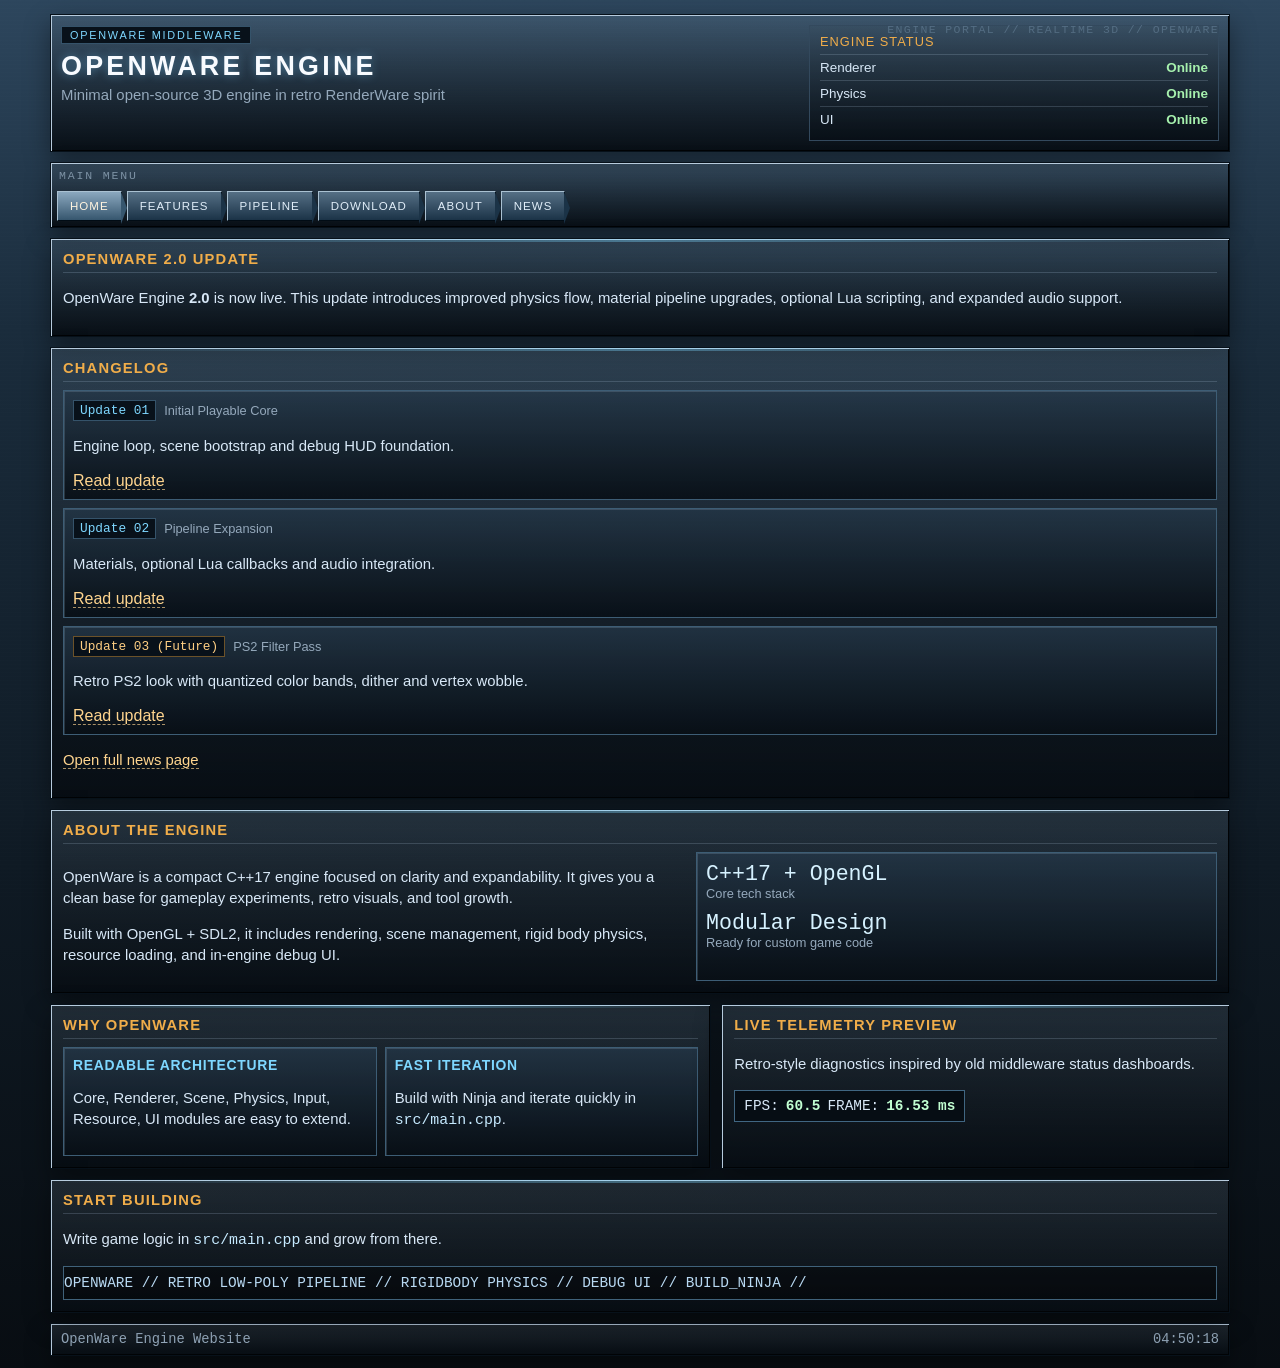
<file: index.html>
<!doctype html>
<html lang="en">
<head>
  <meta charset="UTF-8" />
  <meta name="viewport" content="width=device-width, initial-scale=1.0" />
  <title>OpenWare Engine // Home</title>
  <link rel="stylesheet" href="styles.css" />
</head>
<body data-page="home">
  <div class="scanlines" aria-hidden="true"></div>

  <header class="topbar">
    <div>
      <div class="logo-tag">OpenWare Middleware</div>
      <h1>OPENWARE ENGINE</h1>
      <p class="slogan">Minimal open-source 3D engine in retro RenderWare spirit</p>
    </div>
    <aside class="status-panel">
      <div class="status-title">ENGINE STATUS</div>
      <div class="status-item"><span>Renderer</span><strong>Online</strong></div>
      <div class="status-item"><span>Physics</span><strong>Online</strong></div>
      <div class="status-item"><span>UI</span><strong>Online</strong></div>
    </aside>
  </header>

  <nav class="retro-nav" aria-label="Main navigation">
    <a class="nav-link" data-page="home" href="index.html">Home</a>
    <a class="nav-link" data-page="features" href="features.html">Features</a>
    <a class="nav-link" data-page="pipeline" href="pipeline.html">Pipeline</a>
    <a class="nav-link" data-page="download" href="download.html">Download</a>
    <a class="nav-link" data-page="about" href="about.html">About</a>
    <a class="nav-link" data-page="news" href="news.html">News</a>
  </nav>

  <main class="layout-grid">
    <section class="panel full-width">
      <h2>OpenWare 2.0 Update</h2>
      <p>
        OpenWare Engine <strong>2.0</strong> is now live. This update introduces improved physics flow,
        material pipeline upgrades, optional Lua scripting, and expanded audio support.
      </p>
    </section>

    <section class="panel full-width">
      <h2>Changelog</h2>
      <div class="news-list">
        <article class="news-item">
          <div class="news-meta"><span class="badge">Update 01</span><span>Initial Playable Core</span></div>
          <p>Engine loop, scene bootstrap and debug HUD foundation.</p>
          <a class="news-link" href="update-1.html">Read update</a>
        </article>
        <article class="news-item">
          <div class="news-meta"><span class="badge">Update 02</span><span>Pipeline Expansion</span></div>
          <p>Materials, optional Lua callbacks and audio integration.</p>
          <a class="news-link" href="update-2.html">Read update</a>
        </article>
        <article class="news-item">
          <div class="news-meta"><span class="badge badge-future">Update 03 (Future)</span><span>PS2 Filter Pass</span></div>
          <p>Retro PS2 look with quantized color bands, dither and vertex wobble.</p>
          <a class="news-link" href="update-3.html">Read update</a>
        </article>
      </div>
      <p><a class="news-link" href="news.html">Open full news page</a></p>
    </section>

    <section class="panel full-width">
      <h2>About The Engine</h2>
      <div class="hero-grid">
        <div>
          <p>
            OpenWare is a compact C++17 engine focused on clarity and expandability.
            It gives you a clean base for gameplay experiments, retro visuals, and tool growth.
          </p>
          <p>
            Built with OpenGL + SDL2, it includes rendering, scene management, rigid body physics,
            resource loading, and in-engine debug UI.
          </p>
        </div>
        <div class="kpi-box">
          <div class="kpi">C++17 + OpenGL</div>
          <div class="kpi-label">Core tech stack</div>
          <div class="kpi" style="margin-top:10px;">Modular Design</div>
          <div class="kpi-label">Ready for custom game code</div>
        </div>
      </div>
    </section>

    <section class="panel">
      <h2>Why OpenWare</h2>
      <div class="cards-2">
        <article class="card">
          <h3>Readable Architecture</h3>
          <p>Core, Renderer, Scene, Physics, Input, Resource, UI modules are easy to extend.</p>
        </article>
        <article class="card">
          <h3>Fast Iteration</h3>
          <p>Build with Ninja and iterate quickly in <code>src/main.cpp</code>.</p>
        </article>
      </div>
    </section>

    <section class="panel">
      <h2>Live Telemetry Preview</h2>
      <p>Retro-style diagnostics inspired by old middleware status dashboards.</p>
      <div class="telemetry">
        <span>FPS:</span> <strong id="fps">60</strong>
        <span>FRAME:</span> <strong id="frametime">16.67 ms</strong>
      </div>
    </section>

    <section class="panel full-width">
      <h2>Start Building</h2>
      <p>Write game logic in <code>src/main.cpp</code> and grow from there.</p>
      <div class="marquee">
        <div class="marquee-track">OPENWARE // RETRO LOW-POLY PIPELINE // RIGIDBODY PHYSICS // DEBUG UI // BUILD_NINJA //</div>
      </div>
    </section>
  </main>

  <footer class="footer">
    <span>OpenWare Engine Website</span>
    <span id="clock">00:00:00</span>
  </footer>

  <script src="script.js"></script>
</body>
</html>
</file>
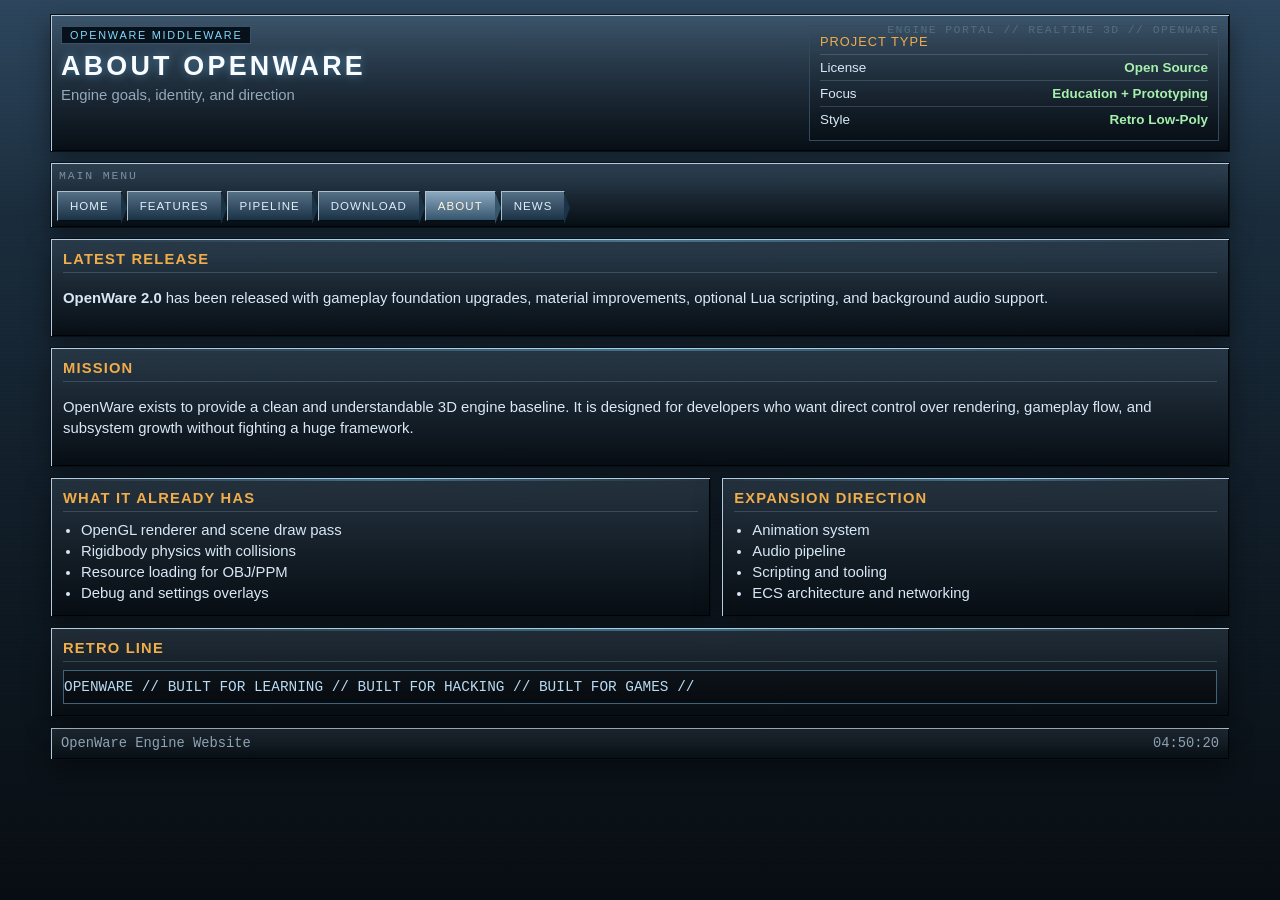
<file: about.html>
<!doctype html>
<html lang="en">
<head>
  <meta charset="UTF-8" />
  <meta name="viewport" content="width=device-width, initial-scale=1.0" />
  <title>OpenWare Engine // About</title>
  <link rel="stylesheet" href="styles.css" />
</head>
<body data-page="about">
  <div class="scanlines" aria-hidden="true"></div>

  <header class="topbar">
    <div>
      <div class="logo-tag">OpenWare Middleware</div>
      <h1>ABOUT OPENWARE</h1>
      <p class="slogan">Engine goals, identity, and direction</p>
    </div>
    <aside class="status-panel">
      <div class="status-title">PROJECT TYPE</div>
      <div class="status-item"><span>License</span><strong>Open Source</strong></div>
      <div class="status-item"><span>Focus</span><strong>Education + Prototyping</strong></div>
      <div class="status-item"><span>Style</span><strong>Retro Low-Poly</strong></div>
    </aside>
  </header>

  <nav class="retro-nav" aria-label="Main navigation">
    <a class="nav-link" data-page="home" href="index.html">Home</a>
    <a class="nav-link" data-page="features" href="features.html">Features</a>
    <a class="nav-link" data-page="pipeline" href="pipeline.html">Pipeline</a>
    <a class="nav-link" data-page="download" href="download.html">Download</a>
    <a class="nav-link" data-page="about" href="about.html">About</a>
    <a class="nav-link" data-page="news" href="news.html">News</a>
  </nav>

  <main class="layout-grid">
    <section class="panel full-width">
      <h2>Latest Release</h2>
      <p><strong>OpenWare 2.0</strong> has been released with gameplay foundation upgrades, material improvements, optional Lua scripting, and background audio support.</p>
    </section>

    <section class="panel full-width">
      <h2>Mission</h2>
      <p>
        OpenWare exists to provide a clean and understandable 3D engine baseline.
        It is designed for developers who want direct control over rendering, gameplay flow,
        and subsystem growth without fighting a huge framework.
      </p>
    </section>

    <section class="panel">
      <h2>What It Already Has</h2>
      <ul>
        <li>OpenGL renderer and scene draw pass</li>
        <li>Rigidbody physics with collisions</li>
        <li>Resource loading for OBJ/PPM</li>
        <li>Debug and settings overlays</li>
      </ul>
    </section>

    <section class="panel">
      <h2>Expansion Direction</h2>
      <ul>
        <li>Animation system</li>
        <li>Audio pipeline</li>
        <li>Scripting and tooling</li>
        <li>ECS architecture and networking</li>
      </ul>
    </section>

    <section class="panel full-width">
      <h2>Retro Line</h2>
      <div class="marquee">
        <div class="marquee-track">OPENWARE // BUILT FOR LEARNING // BUILT FOR HACKING // BUILT FOR GAMES //</div>
      </div>
    </section>
  </main>

  <footer class="footer">
    <span>OpenWare Engine Website</span>
    <span id="clock">00:00:00</span>
  </footer>

  <script src="script.js"></script>
</body>
</html>
</file>
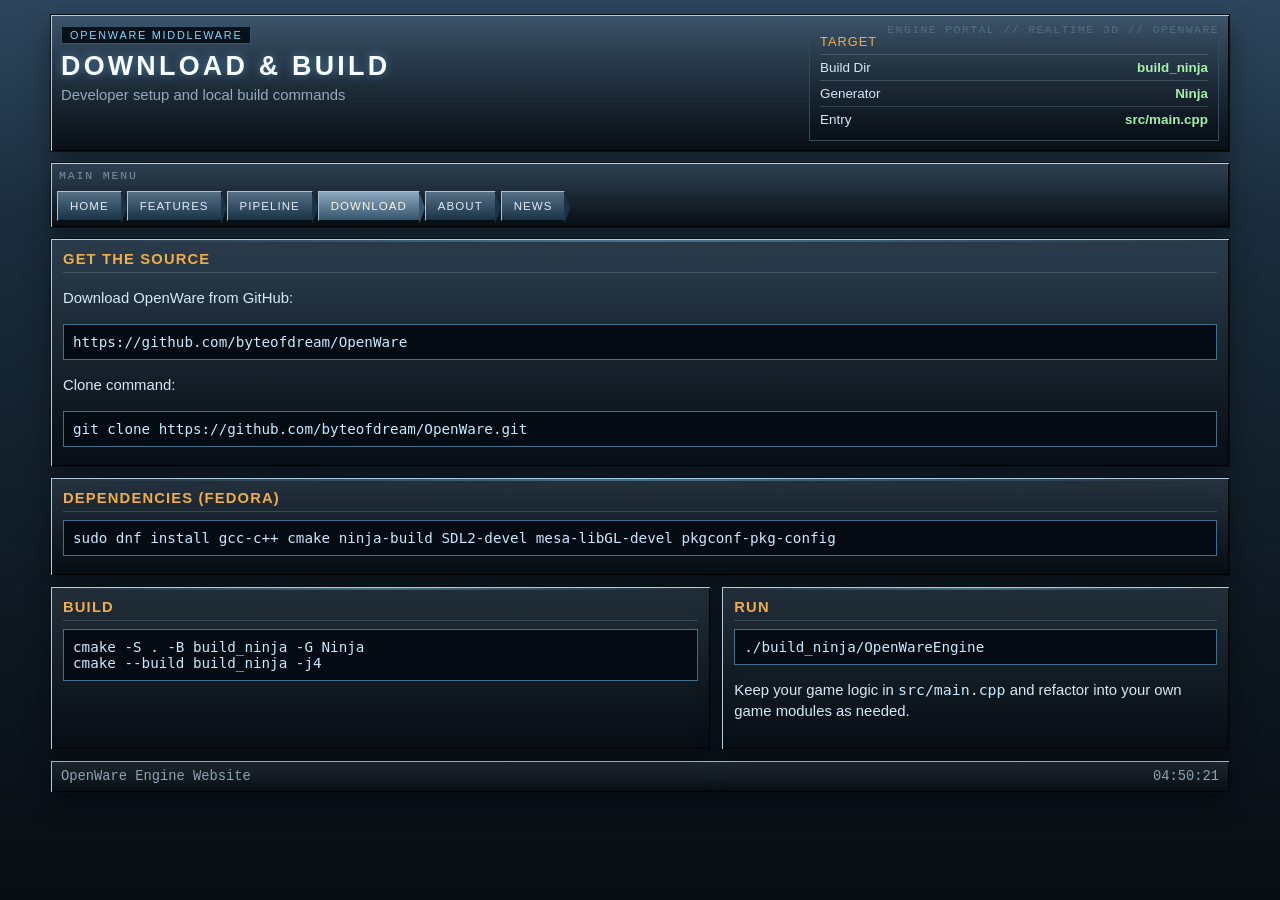
<file: download.html>
<!doctype html>
<html lang="en">
<head>
  <meta charset="UTF-8" />
  <meta name="viewport" content="width=device-width, initial-scale=1.0" />
  <title>OpenWare Engine // Download</title>
  <link rel="stylesheet" href="styles.css" />
</head>
<body data-page="download">
  <div class="scanlines" aria-hidden="true"></div>

  <header class="topbar">
    <div>
      <div class="logo-tag">OpenWare Middleware</div>
      <h1>DOWNLOAD & BUILD</h1>
      <p class="slogan">Developer setup and local build commands</p>
    </div>
    <aside class="status-panel">
      <div class="status-title">TARGET</div>
      <div class="status-item"><span>Build Dir</span><strong>build_ninja</strong></div>
      <div class="status-item"><span>Generator</span><strong>Ninja</strong></div>
      <div class="status-item"><span>Entry</span><strong>src/main.cpp</strong></div>
    </aside>
  </header>

  <nav class="retro-nav" aria-label="Main navigation">
    <a class="nav-link" data-page="home" href="index.html">Home</a>
    <a class="nav-link" data-page="features" href="features.html">Features</a>
    <a class="nav-link" data-page="pipeline" href="pipeline.html">Pipeline</a>
    <a class="nav-link" data-page="download" href="download.html">Download</a>
    <a class="nav-link" data-page="about" href="about.html">About</a>
    <a class="nav-link" data-page="news" href="news.html">News</a>
  </nav>

  <main class="layout-grid">
    <section class="panel full-width">
      <h2>Get The Source</h2>
      <p>Download OpenWare from GitHub:</p>
      <pre><code>https://github.com/byteofdream/OpenWare</code></pre>
      <p>Clone command:</p>
      <pre><code>git clone https://github.com/byteofdream/OpenWare.git</code></pre>
    </section>

    <section class="panel full-width">
      <h2>Dependencies (Fedora)</h2>
      <pre><code>sudo dnf install gcc-c++ cmake ninja-build SDL2-devel mesa-libGL-devel pkgconf-pkg-config</code></pre>
    </section>

    <section class="panel">
      <h2>Build</h2>
      <pre><code>cmake -S . -B build_ninja -G Ninja
cmake --build build_ninja -j4</code></pre>
    </section>

    <section class="panel">
      <h2>Run</h2>
      <pre><code>./build_ninja/OpenWareEngine</code></pre>
      <p>Keep your game logic in <code>src/main.cpp</code> and refactor into your own game modules as needed.</p>
    </section>
  </main>

  <footer class="footer">
    <span>OpenWare Engine Website</span>
    <span id="clock">00:00:00</span>
  </footer>

  <script src="script.js"></script>
</body>
</html>
</file>
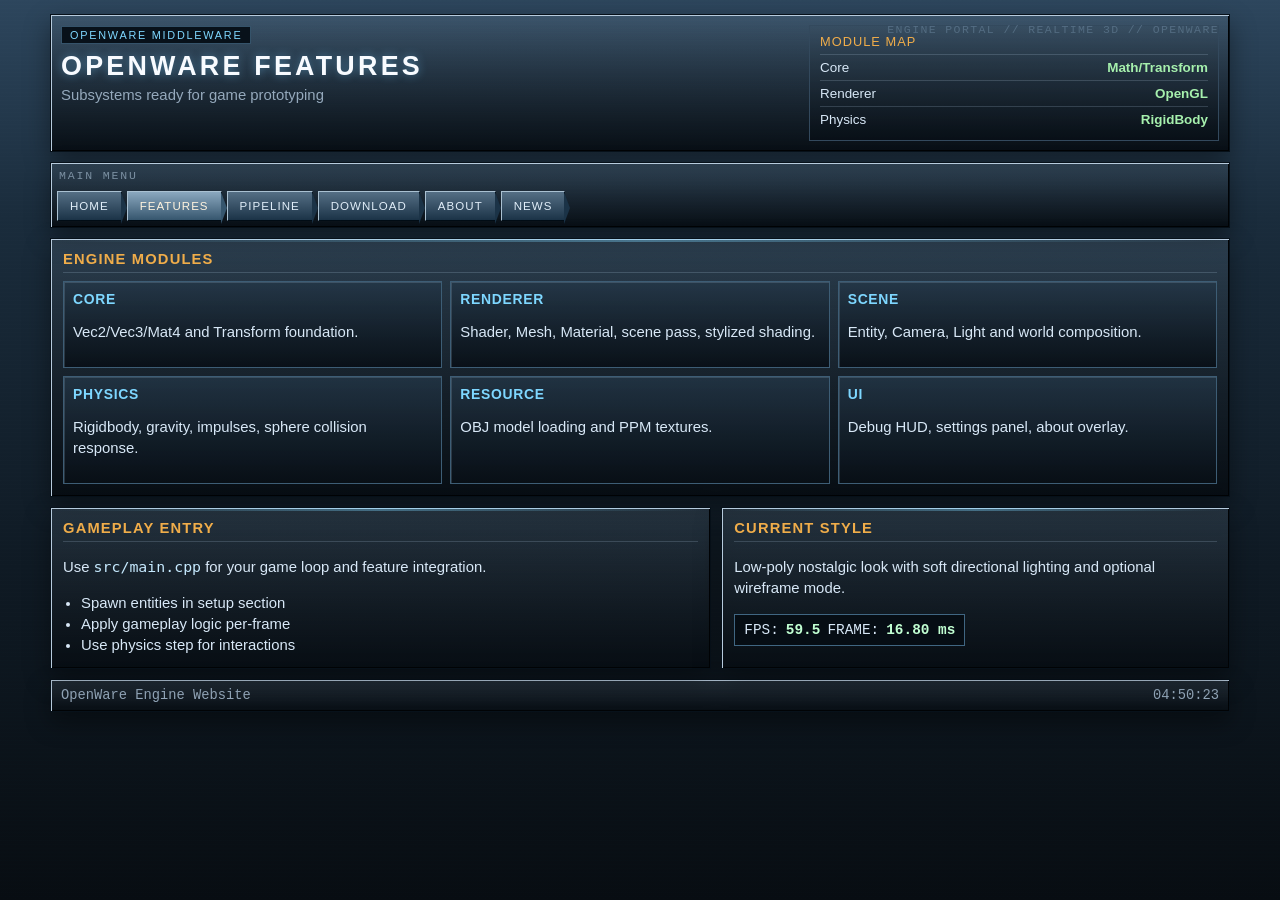
<file: features.html>
<!doctype html>
<html lang="en">
<head>
  <meta charset="UTF-8" />
  <meta name="viewport" content="width=device-width, initial-scale=1.0" />
  <title>OpenWare Engine // Features</title>
  <link rel="stylesheet" href="styles.css" />
</head>
<body data-page="features">
  <div class="scanlines" aria-hidden="true"></div>

  <header class="topbar">
    <div>
      <div class="logo-tag">OpenWare Middleware</div>
      <h1>OPENWARE FEATURES</h1>
      <p class="slogan">Subsystems ready for game prototyping</p>
    </div>
    <aside class="status-panel">
      <div class="status-title">MODULE MAP</div>
      <div class="status-item"><span>Core</span><strong>Math/Transform</strong></div>
      <div class="status-item"><span>Renderer</span><strong>OpenGL</strong></div>
      <div class="status-item"><span>Physics</span><strong>RigidBody</strong></div>
    </aside>
  </header>

  <nav class="retro-nav" aria-label="Main navigation">
    <a class="nav-link" data-page="home" href="index.html">Home</a>
    <a class="nav-link" data-page="features" href="features.html">Features</a>
    <a class="nav-link" data-page="pipeline" href="pipeline.html">Pipeline</a>
    <a class="nav-link" data-page="download" href="download.html">Download</a>
    <a class="nav-link" data-page="about" href="about.html">About</a>
    <a class="nav-link" data-page="news" href="news.html">News</a>
  </nav>

  <main class="layout-grid">
    <section class="panel full-width">
      <h2>Engine Modules</h2>
      <div class="cards-3">
        <article class="card"><h3>Core</h3><p>Vec2/Vec3/Mat4 and Transform foundation.</p></article>
        <article class="card"><h3>Renderer</h3><p>Shader, Mesh, Material, scene pass, stylized shading.</p></article>
        <article class="card"><h3>Scene</h3><p>Entity, Camera, Light and world composition.</p></article>
        <article class="card"><h3>Physics</h3><p>Rigidbody, gravity, impulses, sphere collision response.</p></article>
        <article class="card"><h3>Resource</h3><p>OBJ model loading and PPM textures.</p></article>
        <article class="card"><h3>UI</h3><p>Debug HUD, settings panel, about overlay.</p></article>
      </div>
    </section>

    <section class="panel">
      <h2>Gameplay Entry</h2>
      <p>Use <code>src/main.cpp</code> for your game loop and feature integration.</p>
      <ul>
        <li>Spawn entities in setup section</li>
        <li>Apply gameplay logic per-frame</li>
        <li>Use physics step for interactions</li>
      </ul>
    </section>

    <section class="panel">
      <h2>Current Style</h2>
      <p>Low-poly nostalgic look with soft directional lighting and optional wireframe mode.</p>
      <div class="telemetry">
        <span>FPS:</span> <strong id="fps">60</strong>
        <span>FRAME:</span> <strong id="frametime">16.67 ms</strong>
      </div>
    </section>
  </main>

  <footer class="footer">
    <span>OpenWare Engine Website</span>
    <span id="clock">00:00:00</span>
  </footer>

  <script src="script.js"></script>
</body>
</html>
</file>
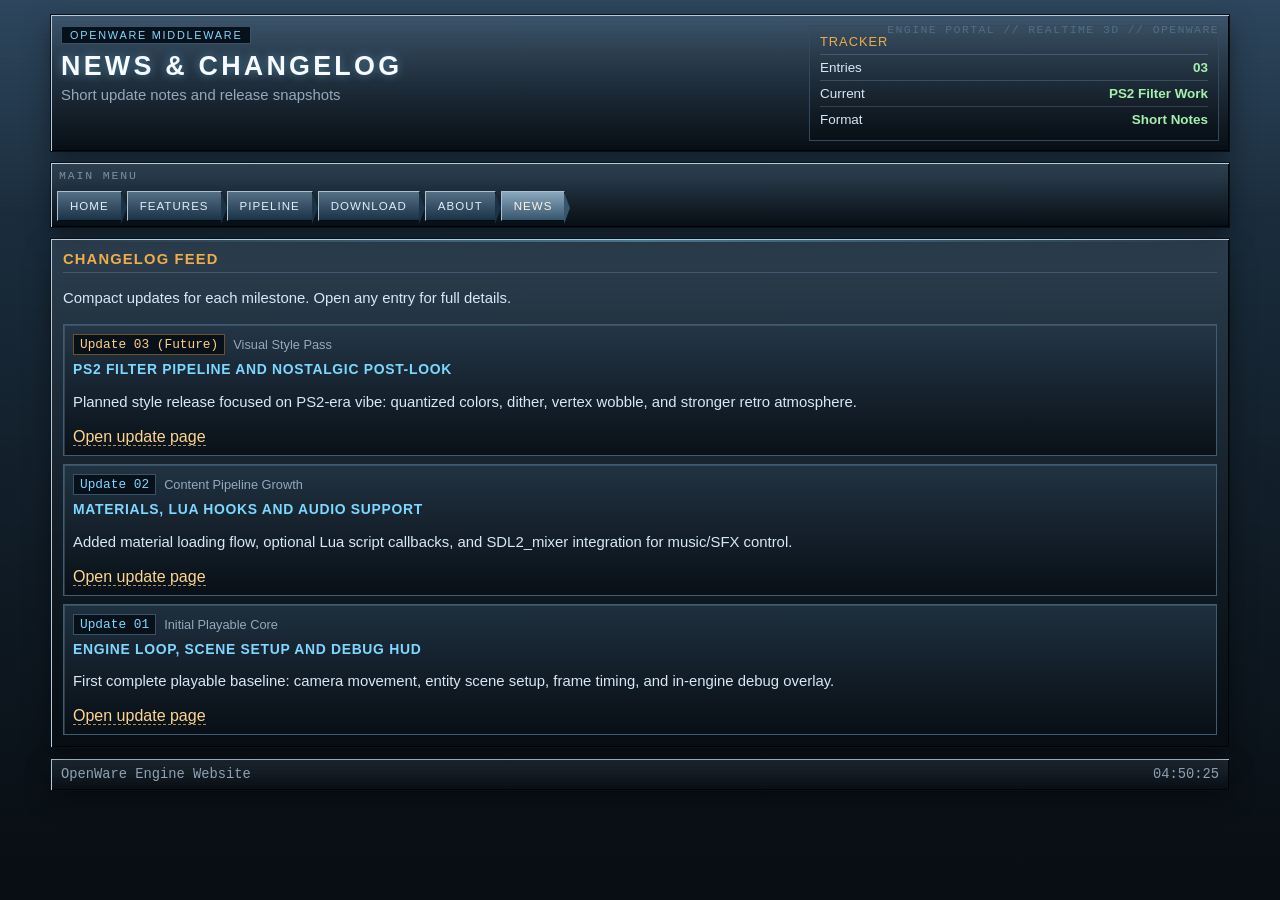
<file: news.html>
<!doctype html>
<html lang="en">
<head>
  <meta charset="UTF-8" />
  <meta name="viewport" content="width=device-width, initial-scale=1.0" />
  <title>OpenWare Engine // News</title>
  <link rel="stylesheet" href="styles.css" />
</head>
<body data-page="news">
  <div class="scanlines" aria-hidden="true"></div>

  <header class="topbar">
    <div>
      <div class="logo-tag">OpenWare Middleware</div>
      <h1>NEWS & CHANGELOG</h1>
      <p class="slogan">Short update notes and release snapshots</p>
    </div>
    <aside class="status-panel">
      <div class="status-title">TRACKER</div>
      <div class="status-item"><span>Entries</span><strong>03</strong></div>
      <div class="status-item"><span>Current</span><strong>PS2 Filter Work</strong></div>
      <div class="status-item"><span>Format</span><strong>Short Notes</strong></div>
    </aside>
  </header>

  <nav class="retro-nav" aria-label="Main navigation">
    <a class="nav-link" data-page="home" href="index.html">Home</a>
    <a class="nav-link" data-page="features" href="features.html">Features</a>
    <a class="nav-link" data-page="pipeline" href="pipeline.html">Pipeline</a>
    <a class="nav-link" data-page="download" href="download.html">Download</a>
    <a class="nav-link" data-page="about" href="about.html">About</a>
    <a class="nav-link" data-page="news" href="news.html">News</a>
  </nav>

  <main class="layout-grid">
    <section class="panel full-width">
      <h2>Changelog Feed</h2>
      <p>Compact updates for each milestone. Open any entry for full details.</p>
      <div class="news-list">
        <article class="news-item">
          <div class="news-meta"><span class="badge badge-future">Update 03 (Future)</span><span>Visual Style Pass</span></div>
          <h3>PS2 filter pipeline and nostalgic post-look</h3>
          <p>Planned style release focused on PS2-era vibe: quantized colors, dither, vertex wobble, and stronger retro atmosphere.</p>
          <a class="news-link" href="update-3.html">Open update page</a>
        </article>

        <article class="news-item">
          <div class="news-meta"><span class="badge">Update 02</span><span>Content Pipeline Growth</span></div>
          <h3>Materials, Lua hooks and audio support</h3>
          <p>Added material loading flow, optional Lua script callbacks, and SDL2_mixer integration for music/SFX control.</p>
          <a class="news-link" href="update-2.html">Open update page</a>
        </article>

        <article class="news-item">
          <div class="news-meta"><span class="badge">Update 01</span><span>Initial Playable Core</span></div>
          <h3>Engine loop, scene setup and debug HUD</h3>
          <p>First complete playable baseline: camera movement, entity scene setup, frame timing, and in-engine debug overlay.</p>
          <a class="news-link" href="update-1.html">Open update page</a>
        </article>
      </div>
    </section>
  </main>

  <footer class="footer">
    <span>OpenWare Engine Website</span>
    <span id="clock">00:00:00</span>
  </footer>

  <script src="script.js"></script>
</body>
</html>
</file>
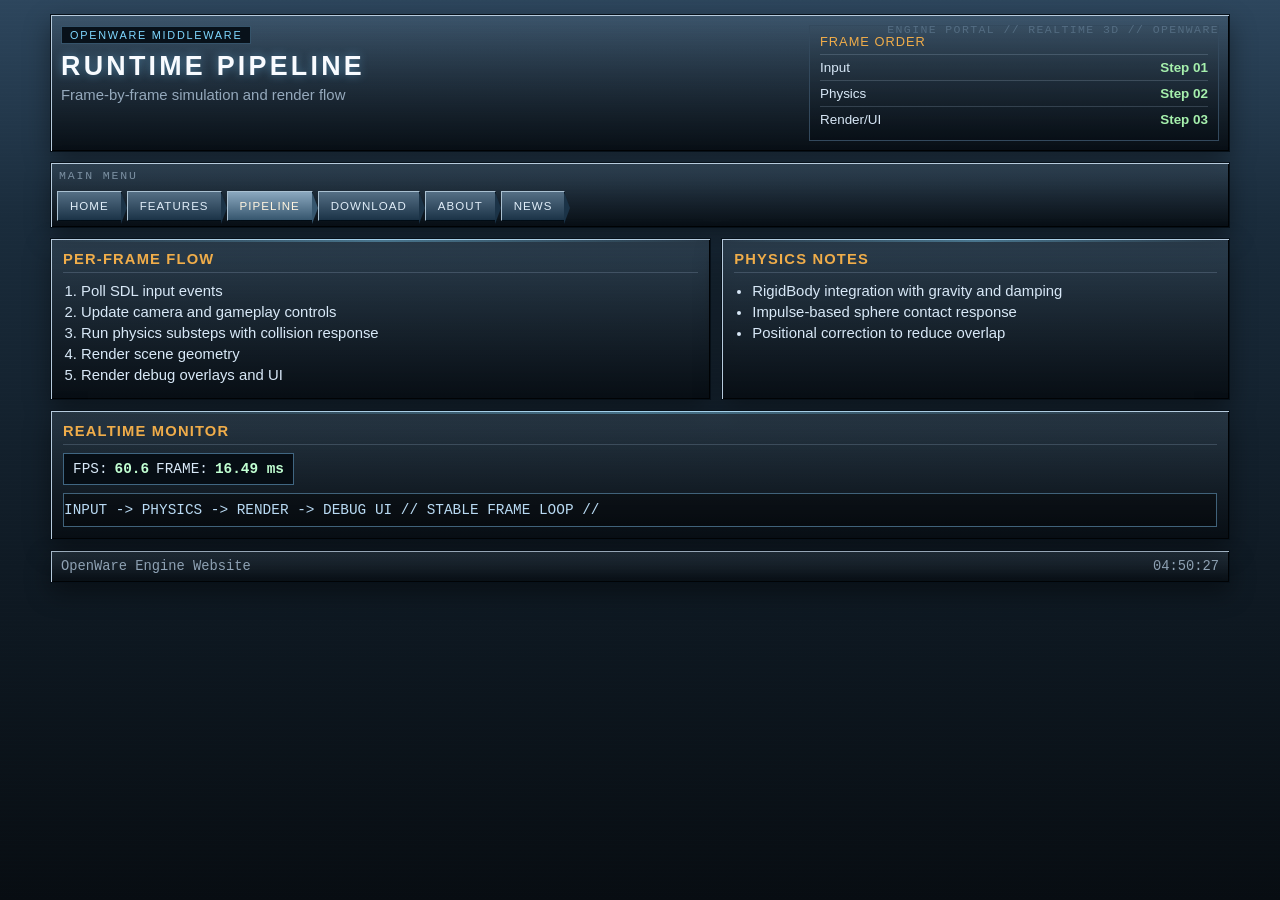
<file: pipeline.html>
<!doctype html>
<html lang="en">
<head>
  <meta charset="UTF-8" />
  <meta name="viewport" content="width=device-width, initial-scale=1.0" />
  <title>OpenWare Engine // Pipeline</title>
  <link rel="stylesheet" href="styles.css" />
</head>
<body data-page="pipeline">
  <div class="scanlines" aria-hidden="true"></div>

  <header class="topbar">
    <div>
      <div class="logo-tag">OpenWare Middleware</div>
      <h1>RUNTIME PIPELINE</h1>
      <p class="slogan">Frame-by-frame simulation and render flow</p>
    </div>
    <aside class="status-panel">
      <div class="status-title">FRAME ORDER</div>
      <div class="status-item"><span>Input</span><strong>Step 01</strong></div>
      <div class="status-item"><span>Physics</span><strong>Step 02</strong></div>
      <div class="status-item"><span>Render/UI</span><strong>Step 03</strong></div>
    </aside>
  </header>

  <nav class="retro-nav" aria-label="Main navigation">
    <a class="nav-link" data-page="home" href="index.html">Home</a>
    <a class="nav-link" data-page="features" href="features.html">Features</a>
    <a class="nav-link" data-page="pipeline" href="pipeline.html">Pipeline</a>
    <a class="nav-link" data-page="download" href="download.html">Download</a>
    <a class="nav-link" data-page="about" href="about.html">About</a>
    <a class="nav-link" data-page="news" href="news.html">News</a>
  </nav>

  <main class="layout-grid">
    <section class="panel">
      <h2>Per-Frame Flow</h2>
      <ol>
        <li>Poll SDL input events</li>
        <li>Update camera and gameplay controls</li>
        <li>Run physics substeps with collision response</li>
        <li>Render scene geometry</li>
        <li>Render debug overlays and UI</li>
      </ol>
    </section>

    <section class="panel">
      <h2>Physics Notes</h2>
      <ul>
        <li>RigidBody integration with gravity and damping</li>
        <li>Impulse-based sphere contact response</li>
        <li>Positional correction to reduce overlap</li>
      </ul>
    </section>

    <section class="panel full-width">
      <h2>Realtime Monitor</h2>
      <div class="telemetry">
        <span>FPS:</span> <strong id="fps">60</strong>
        <span>FRAME:</span> <strong id="frametime">16.67 ms</strong>
      </div>
      <div class="marquee">
        <div class="marquee-track">INPUT -> PHYSICS -> RENDER -> DEBUG UI // STABLE FRAME LOOP //</div>
      </div>
    </section>
  </main>

  <footer class="footer">
    <span>OpenWare Engine Website</span>
    <span id="clock">00:00:00</span>
  </footer>

  <script src="script.js"></script>
</body>
</html>
</file>
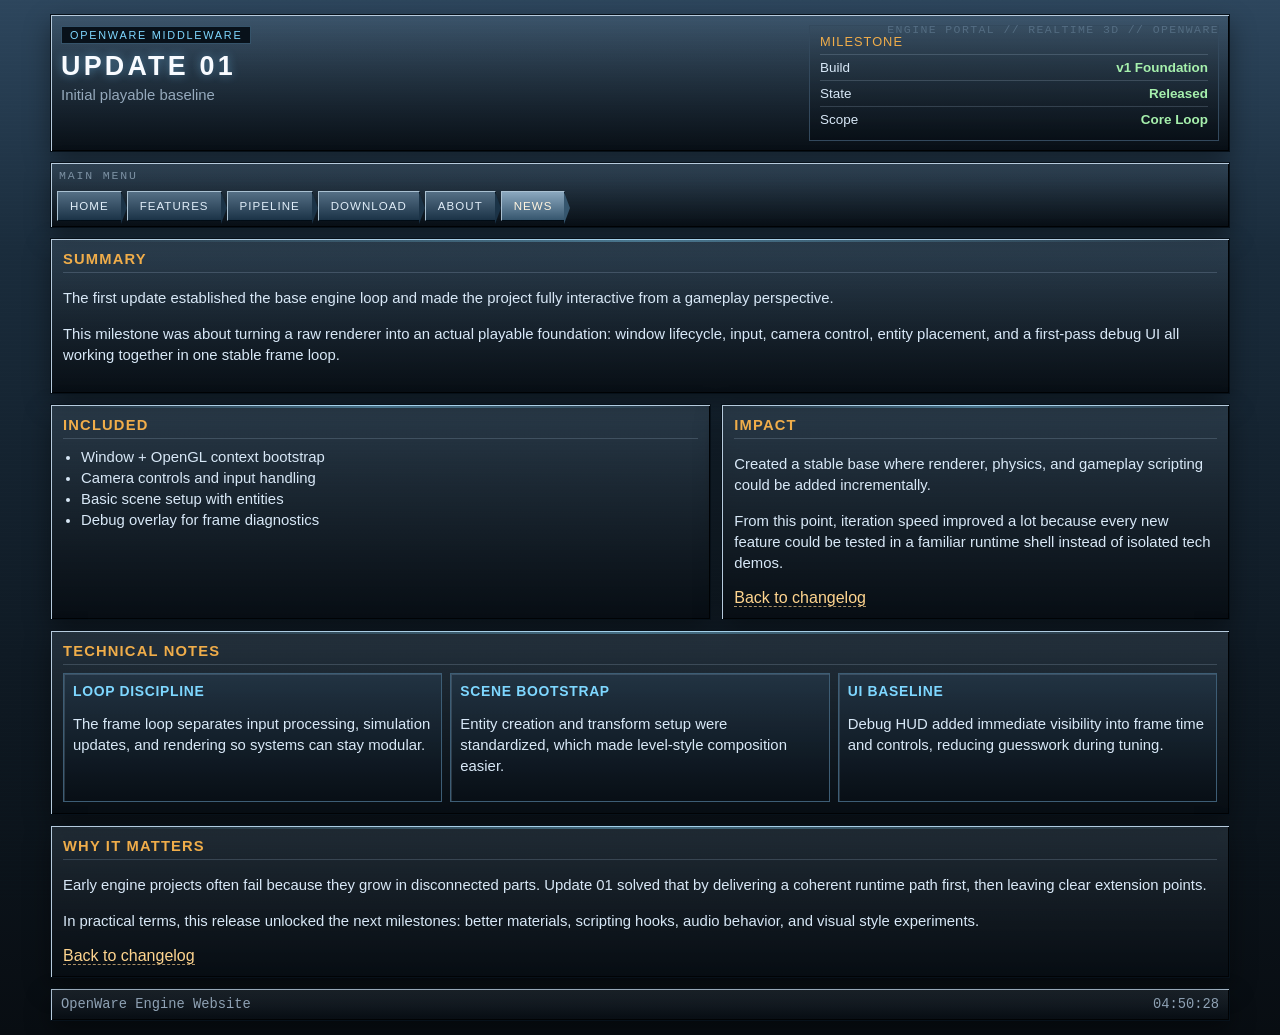
<file: update-1.html>
<!doctype html>
<html lang="en">
<head>
  <meta charset="UTF-8" />
  <meta name="viewport" content="width=device-width, initial-scale=1.0" />
  <title>OpenWare // Update 01</title>
  <link rel="stylesheet" href="styles.css" />
</head>
<body data-page="news">
  <div class="scanlines" aria-hidden="true"></div>

  <header class="topbar">
    <div>
      <div class="logo-tag">OpenWare Middleware</div>
      <h1>UPDATE 01</h1>
      <p class="slogan">Initial playable baseline</p>
    </div>
    <aside class="status-panel">
      <div class="status-title">MILESTONE</div>
      <div class="status-item"><span>Build</span><strong>v1 Foundation</strong></div>
      <div class="status-item"><span>State</span><strong>Released</strong></div>
      <div class="status-item"><span>Scope</span><strong>Core Loop</strong></div>
    </aside>
  </header>

  <nav class="retro-nav" aria-label="Main navigation">
    <a class="nav-link" data-page="home" href="index.html">Home</a>
    <a class="nav-link" data-page="features" href="features.html">Features</a>
    <a class="nav-link" data-page="pipeline" href="pipeline.html">Pipeline</a>
    <a class="nav-link" data-page="download" href="download.html">Download</a>
    <a class="nav-link" data-page="about" href="about.html">About</a>
    <a class="nav-link" data-page="news" href="news.html">News</a>
  </nav>

  <main class="layout-grid">
    <section class="panel full-width">
      <h2>Summary</h2>
      <p>The first update established the base engine loop and made the project fully interactive from a gameplay perspective.</p>
      <p>
        This milestone was about turning a raw renderer into an actual playable foundation:
        window lifecycle, input, camera control, entity placement, and a first-pass debug UI
        all working together in one stable frame loop.
      </p>
    </section>

    <section class="panel">
      <h2>Included</h2>
      <ul>
        <li>Window + OpenGL context bootstrap</li>
        <li>Camera controls and input handling</li>
        <li>Basic scene setup with entities</li>
        <li>Debug overlay for frame diagnostics</li>
      </ul>
    </section>

    <section class="panel">
      <h2>Impact</h2>
      <p>Created a stable base where renderer, physics, and gameplay scripting could be added incrementally.</p>
      <p>
        From this point, iteration speed improved a lot because every new feature could be tested in a
        familiar runtime shell instead of isolated tech demos.
      </p>
      <a class="news-link" href="news.html">Back to changelog</a>
    </section>

    <section class="panel full-width">
      <h2>Technical Notes</h2>
      <div class="cards-3">
        <article class="card">
          <h3>Loop Discipline</h3>
          <p>The frame loop separates input processing, simulation updates, and rendering so systems can stay modular.</p>
        </article>
        <article class="card">
          <h3>Scene Bootstrap</h3>
          <p>Entity creation and transform setup were standardized, which made level-style composition easier.</p>
        </article>
        <article class="card">
          <h3>UI Baseline</h3>
          <p>Debug HUD added immediate visibility into frame time and controls, reducing guesswork during tuning.</p>
        </article>
      </div>
    </section>

    <section class="panel full-width">
      <h2>Why It Matters</h2>
      <p>
        Early engine projects often fail because they grow in disconnected parts.
        Update 01 solved that by delivering a coherent runtime path first, then leaving clear extension points.
      </p>
      <p>
        In practical terms, this release unlocked the next milestones: better materials, scripting hooks,
        audio behavior, and visual style experiments.
      </p>
      <a class="news-link" href="news.html">Back to changelog</a>
    </section>
  </main>

  <footer class="footer">
    <span>OpenWare Engine Website</span>
    <span id="clock">00:00:00</span>
  </footer>

  <script src="script.js"></script>
</body>
</html>
</file>
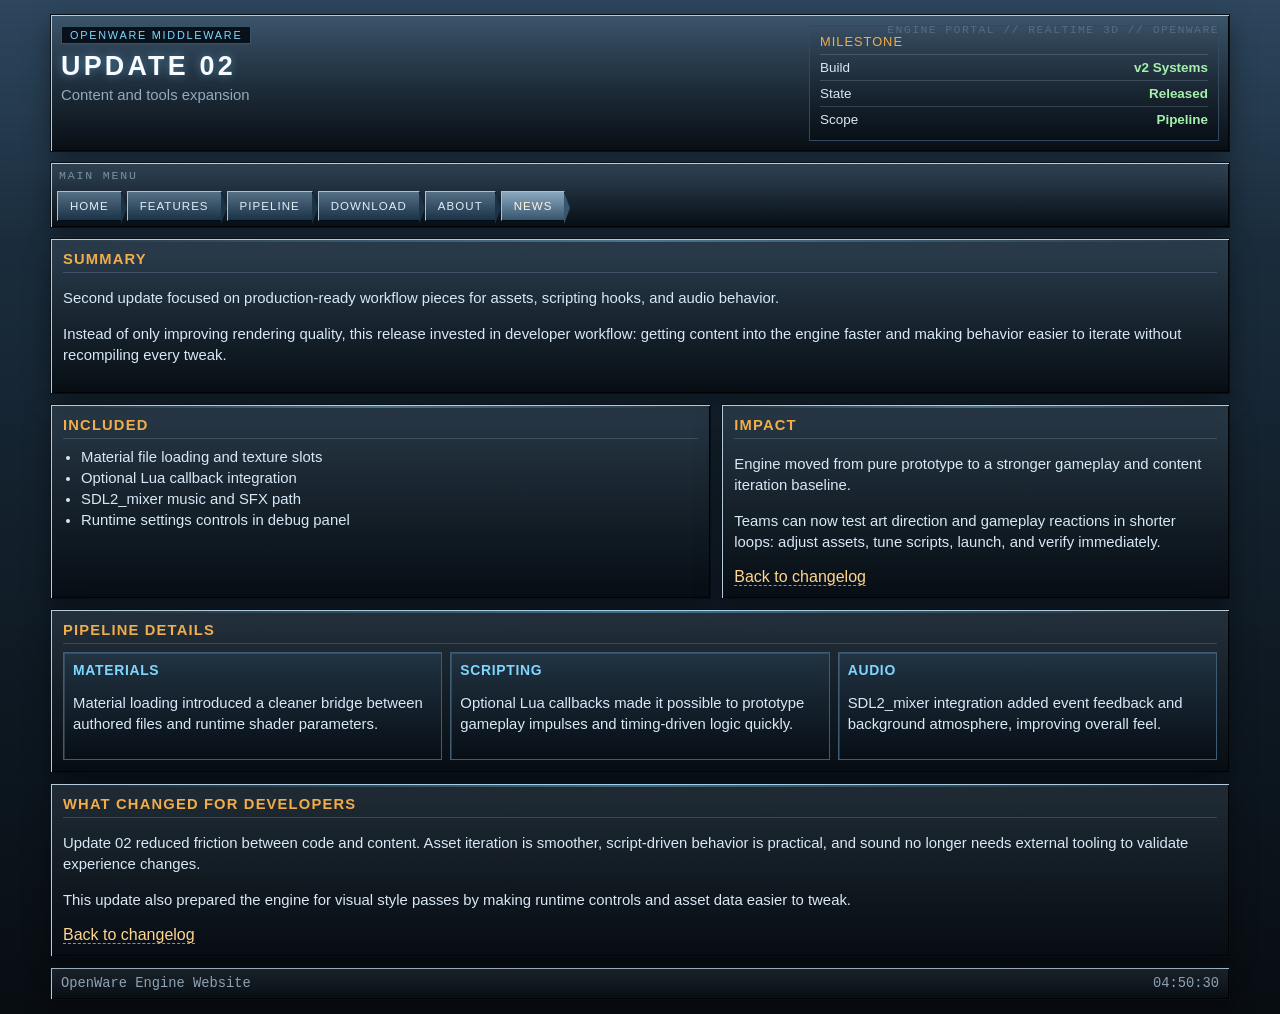
<file: update-2.html>
<!doctype html>
<html lang="en">
<head>
  <meta charset="UTF-8" />
  <meta name="viewport" content="width=device-width, initial-scale=1.0" />
  <title>OpenWare // Update 02</title>
  <link rel="stylesheet" href="styles.css" />
</head>
<body data-page="news">
  <div class="scanlines" aria-hidden="true"></div>

  <header class="topbar">
    <div>
      <div class="logo-tag">OpenWare Middleware</div>
      <h1>UPDATE 02</h1>
      <p class="slogan">Content and tools expansion</p>
    </div>
    <aside class="status-panel">
      <div class="status-title">MILESTONE</div>
      <div class="status-item"><span>Build</span><strong>v2 Systems</strong></div>
      <div class="status-item"><span>State</span><strong>Released</strong></div>
      <div class="status-item"><span>Scope</span><strong>Pipeline</strong></div>
    </aside>
  </header>

  <nav class="retro-nav" aria-label="Main navigation">
    <a class="nav-link" data-page="home" href="index.html">Home</a>
    <a class="nav-link" data-page="features" href="features.html">Features</a>
    <a class="nav-link" data-page="pipeline" href="pipeline.html">Pipeline</a>
    <a class="nav-link" data-page="download" href="download.html">Download</a>
    <a class="nav-link" data-page="about" href="about.html">About</a>
    <a class="nav-link" data-page="news" href="news.html">News</a>
  </nav>

  <main class="layout-grid">
    <section class="panel full-width">
      <h2>Summary</h2>
      <p>Second update focused on production-ready workflow pieces for assets, scripting hooks, and audio behavior.</p>
      <p>
        Instead of only improving rendering quality, this release invested in developer workflow:
        getting content into the engine faster and making behavior easier to iterate without recompiling every tweak.
      </p>
    </section>

    <section class="panel">
      <h2>Included</h2>
      <ul>
        <li>Material file loading and texture slots</li>
        <li>Optional Lua callback integration</li>
        <li>SDL2_mixer music and SFX path</li>
        <li>Runtime settings controls in debug panel</li>
      </ul>
    </section>

    <section class="panel">
      <h2>Impact</h2>
      <p>Engine moved from pure prototype to a stronger gameplay and content iteration baseline.</p>
      <p>
        Teams can now test art direction and gameplay reactions in shorter loops:
        adjust assets, tune scripts, launch, and verify immediately.
      </p>
      <a class="news-link" href="news.html">Back to changelog</a>
    </section>

    <section class="panel full-width">
      <h2>Pipeline Details</h2>
      <div class="cards-3">
        <article class="card">
          <h3>Materials</h3>
          <p>Material loading introduced a cleaner bridge between authored files and runtime shader parameters.</p>
        </article>
        <article class="card">
          <h3>Scripting</h3>
          <p>Optional Lua callbacks made it possible to prototype gameplay impulses and timing-driven logic quickly.</p>
        </article>
        <article class="card">
          <h3>Audio</h3>
          <p>SDL2_mixer integration added event feedback and background atmosphere, improving overall feel.</p>
        </article>
      </div>
    </section>

    <section class="panel full-width">
      <h2>What Changed For Developers</h2>
      <p>
        Update 02 reduced friction between code and content. Asset iteration is smoother, script-driven behavior is practical,
        and sound no longer needs external tooling to validate experience changes.
      </p>
      <p>
        This update also prepared the engine for visual style passes by making runtime controls and asset data easier to tweak.
      </p>
      <a class="news-link" href="news.html">Back to changelog</a>
    </section>
  </main>

  <footer class="footer">
    <span>OpenWare Engine Website</span>
    <span id="clock">00:00:00</span>
  </footer>

  <script src="script.js"></script>
</body>
</html>
</file>
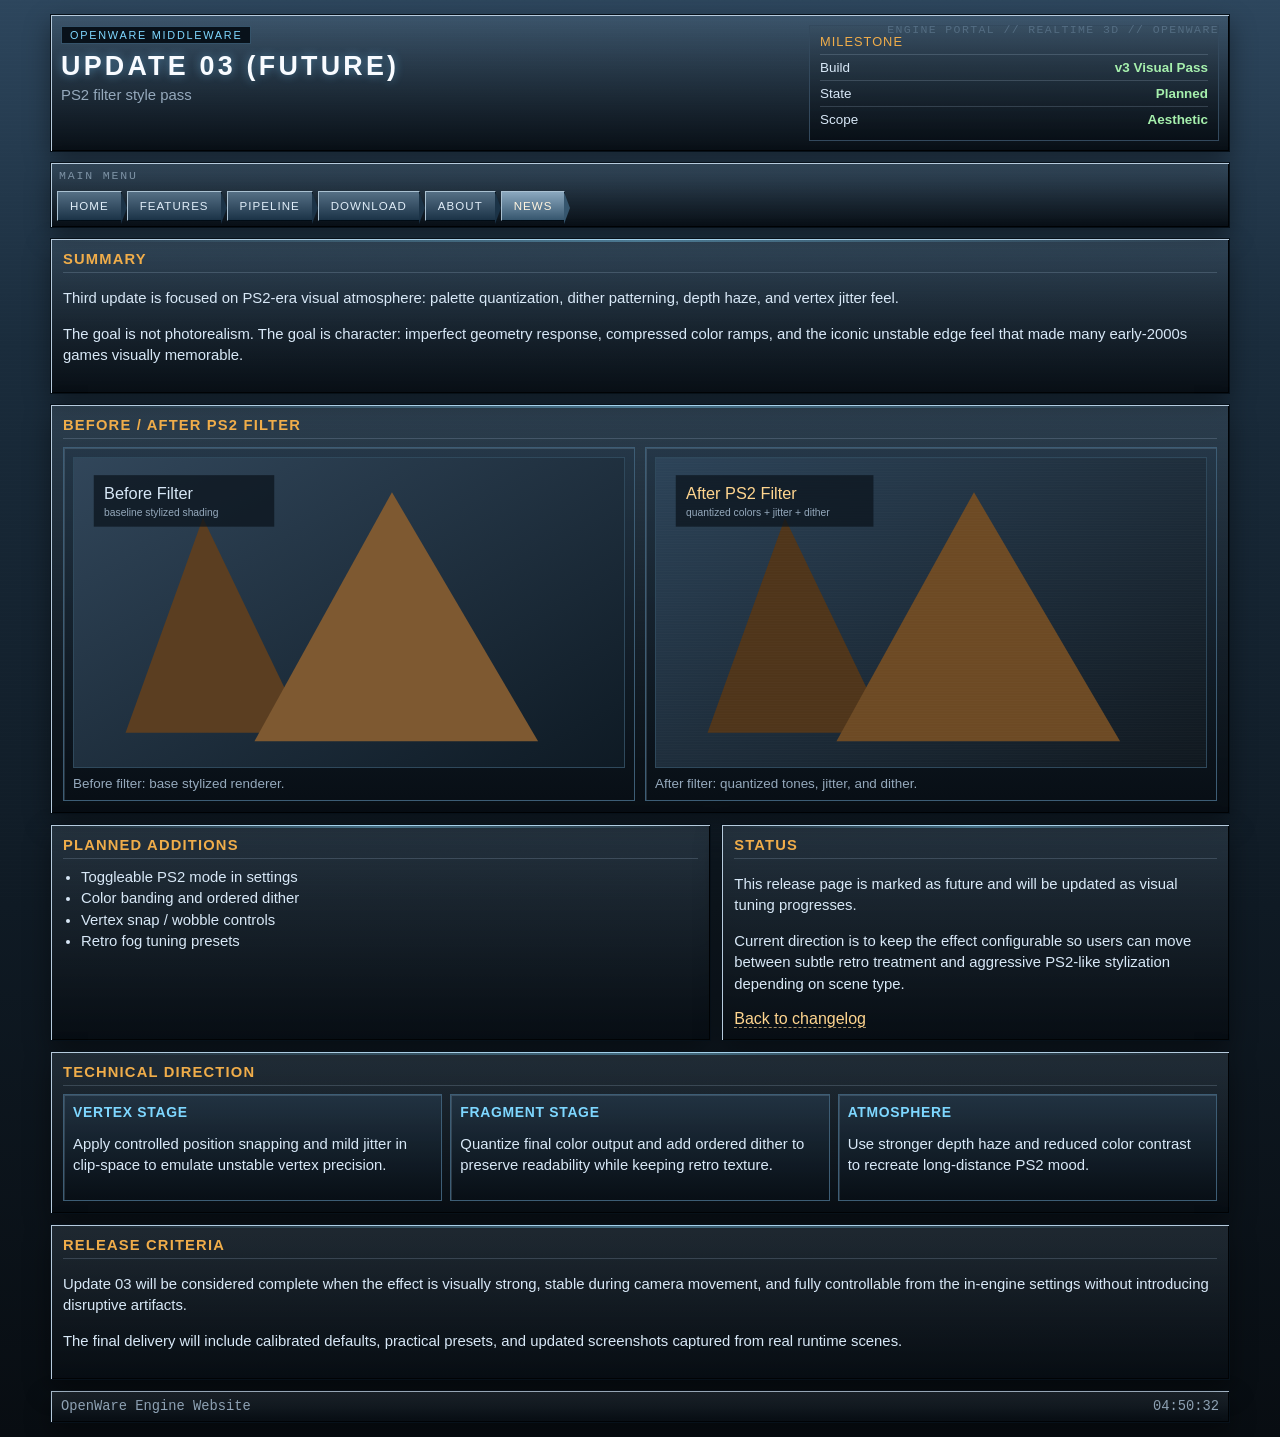
<file: update-3.html>
<!doctype html>
<html lang="en">
<head>
  <meta charset="UTF-8" />
  <meta name="viewport" content="width=device-width, initial-scale=1.0" />
  <title>OpenWare // Update 03 (Future)</title>
  <link rel="stylesheet" href="styles.css" />
</head>
<body data-page="news">
  <div class="scanlines" aria-hidden="true"></div>

  <header class="topbar">
    <div>
      <div class="logo-tag">OpenWare Middleware</div>
      <h1>UPDATE 03 (FUTURE)</h1>
      <p class="slogan">PS2 filter style pass</p>
    </div>
    <aside class="status-panel">
      <div class="status-title">MILESTONE</div>
      <div class="status-item"><span>Build</span><strong>v3 Visual Pass</strong></div>
      <div class="status-item"><span>State</span><strong>Planned</strong></div>
      <div class="status-item"><span>Scope</span><strong>Aesthetic</strong></div>
    </aside>
  </header>

  <nav class="retro-nav" aria-label="Main navigation">
    <a class="nav-link" data-page="home" href="index.html">Home</a>
    <a class="nav-link" data-page="features" href="features.html">Features</a>
    <a class="nav-link" data-page="pipeline" href="pipeline.html">Pipeline</a>
    <a class="nav-link" data-page="download" href="download.html">Download</a>
    <a class="nav-link" data-page="about" href="about.html">About</a>
    <a class="nav-link" data-page="news" href="news.html">News</a>
  </nav>

  <main class="layout-grid">
    <section class="panel full-width">
      <h2>Summary</h2>
      <p>Third update is focused on PS2-era visual atmosphere: palette quantization, dither patterning, depth haze, and vertex jitter feel.</p>
      <p>
        The goal is not photorealism. The goal is character: imperfect geometry response, compressed color ramps,
        and the iconic unstable edge feel that made many early-2000s games visually memorable.
      </p>
    </section>

    <section class="panel full-width">
      <h2>Before / After PS2 Filter</h2>
      <div class="compare-grid">
        <figure class="shot-card">
          <img src="media/changelog/ps2-before.svg" alt="OpenWare scene before PS2 filter" />
          <figcaption>Before filter: base stylized renderer.</figcaption>
        </figure>
        <figure class="shot-card">
          <img src="media/changelog/ps2-after.svg" alt="OpenWare scene after PS2 filter" />
          <figcaption>After filter: quantized tones, jitter, and dither.</figcaption>
        </figure>
      </div>
    </section>

    <section class="panel">
      <h2>Planned Additions</h2>
      <ul>
        <li>Toggleable PS2 mode in settings</li>
        <li>Color banding and ordered dither</li>
        <li>Vertex snap / wobble controls</li>
        <li>Retro fog tuning presets</li>
      </ul>
    </section>

    <section class="panel">
      <h2>Status</h2>
      <p>This release page is marked as future and will be updated as visual tuning progresses.</p>
      <p>
        Current direction is to keep the effect configurable so users can move between subtle retro treatment
        and aggressive PS2-like stylization depending on scene type.
      </p>
      <a class="news-link" href="news.html">Back to changelog</a>
    </section>

    <section class="panel full-width">
      <h2>Technical Direction</h2>
      <div class="cards-3">
        <article class="card">
          <h3>Vertex Stage</h3>
          <p>Apply controlled position snapping and mild jitter in clip-space to emulate unstable vertex precision.</p>
        </article>
        <article class="card">
          <h3>Fragment Stage</h3>
          <p>Quantize final color output and add ordered dither to preserve readability while keeping retro texture.</p>
        </article>
        <article class="card">
          <h3>Atmosphere</h3>
          <p>Use stronger depth haze and reduced color contrast to recreate long-distance PS2 mood.</p>
        </article>
      </div>
    </section>

    <section class="panel full-width">
      <h2>Release Criteria</h2>
      <p>
        Update 03 will be considered complete when the effect is visually strong, stable during camera movement,
        and fully controllable from the in-engine settings without introducing disruptive artifacts.
      </p>
      <p>
        The final delivery will include calibrated defaults, practical presets, and updated screenshots captured from real runtime scenes.
      </p>
    </section>
  </main>

  <footer class="footer">
    <span>OpenWare Engine Website</span>
    <span id="clock">00:00:00</span>
  </footer>

  <script src="script.js"></script>
</body>
</html>
</file>
<file: styles.css>
:root {
  --ink-0: #05090d;
  --ink-1: #0d141b;
  --ink-2: #172330;
  --ink-3: #213447;
  --steel-hi: #9cb3c6;
  --steel-mid: #567086;
  --steel-lo: #2a3a49;
  --line-hi: #b7cbdd;
  --line-lo: #07111a;
  --txt-main: #d8e8f7;
  --txt-dim: #95a9bc;
  --accent-hot: #f0ad4a;
  --accent-cold: #7ed7ff;
  --ok: #a6f0ad;
}

* {
  box-sizing: border-box;
}

html,
body {
  margin: 0;
  min-height: 100%;
}

body {
  font-family: Verdana, Tahoma, Arial, sans-serif;
  color: var(--txt-main);
  padding: 14px;
  background:
    linear-gradient(180deg, #2d465d 0%, #1a2c3c 24%, #0f1a24 63%, #080d12 100%);
  position: relative;
}

body::after {
  content: "";
  position: fixed;
  inset: 0;
  background-image:
    linear-gradient(to right, rgba(255, 255, 255, 0.02) 1px, transparent 1px),
    linear-gradient(to bottom, rgba(255, 255, 255, 0.02) 1px, transparent 1px);
  background-size: 20px 20px;
  opacity: 0.28;
  pointer-events: none;
}

.scanlines {
  position: fixed;
  inset: 0;
  pointer-events: none;
  background-image: linear-gradient(to bottom, rgba(255, 255, 255, 0.05) 1px, transparent 1px);
  background-size: 100% 4px;
  opacity: 0.3;
  mix-blend-mode: soft-light;
}

.topbar,
.retro-nav,
.panel,
.footer {
  border: 1px solid var(--line-lo);
  background: linear-gradient(180deg, rgba(153, 181, 204, 0.15), rgba(7, 13, 19, 0.95));
  box-shadow:
    inset 1px 1px 0 var(--line-hi),
    inset -1px -1px 0 #010305,
    0 10px 24px rgba(0, 0, 0, 0.4);
}

.topbar {
  max-width: 1180px;
  margin: 0 auto 10px;
  display: grid;
  grid-template-columns: 1.8fr 1fr;
  gap: 10px;
  padding: 10px;
  position: relative;
  overflow: hidden;
}

.topbar::before {
  content: "ENGINE PORTAL // REALTIME 3D // OPENWARE";
  position: absolute;
  right: 10px;
  top: 8px;
  font-family: "Courier New", monospace;
  font-size: 0.72rem;
  letter-spacing: 0.12em;
  color: rgba(180, 215, 243, 0.24);
}

.logo-tag {
  display: inline-block;
  font-size: 0.68rem;
  letter-spacing: 0.16em;
  text-transform: uppercase;
  color: var(--accent-cold);
  border: 1px solid #35536a;
  background: #08111a;
  padding: 2px 8px;
}

h1 {
  margin: 7px 0 3px;
  font-family: "Arial Black", Impact, sans-serif;
  font-size: clamp(1.25rem, 2.1vw, 1.95rem);
  letter-spacing: 0.12em;
  color: #f8fbff;
  text-transform: uppercase;
  text-shadow: 0 0 10px rgba(118, 205, 255, 0.45);
}

.slogan {
  margin: 0;
  color: var(--txt-dim);
  font-size: 0.93rem;
}

.status-panel {
  border: 1px solid #33495d;
  background: linear-gradient(180deg, rgba(56, 78, 97, 0.68), rgba(8, 15, 22, 0.9));
  padding: 8px 10px;
}

.status-title {
  font-size: 0.8rem;
  letter-spacing: 0.08em;
  text-transform: uppercase;
  color: var(--accent-hot);
  font-family: "Arial Black", Impact, sans-serif;
  margin-bottom: 5px;
}

.status-item {
  display: flex;
  justify-content: space-between;
  border-top: 1px solid rgba(178, 202, 223, 0.2);
  padding: 5px 0;
  font-size: 0.84rem;
}

.status-item strong {
  color: var(--ok);
}

.retro-nav {
  max-width: 1180px;
  margin: 0 auto 10px;
  display: flex;
  flex-wrap: wrap;
  gap: 5px;
  padding: 6px;
  position: relative;
}

.retro-nav::before {
  content: "MAIN MENU";
  width: 100%;
  color: rgba(193, 216, 236, 0.55);
  font-family: "Courier New", monospace;
  font-size: 0.72rem;
  letter-spacing: 0.16em;
  padding: 0 2px 4px;
}

.nav-link {
  position: relative;
  text-decoration: none;
  text-transform: uppercase;
  font-family: "Arial Black", Impact, sans-serif;
  letter-spacing: 0.09em;
  font-size: 0.72rem;
  color: #e0edf8;
  padding: 8px 12px;
  background: linear-gradient(180deg, #556f85, #1b3347);
  border: 1px solid #061424;
  border-top-color: #aac1d2;
  border-left-color: #aac1d2;
  border-bottom-color: #020d16;
  border-right-color: #020d16;
}

.nav-link::after {
  content: "";
  position: absolute;
  right: -6px;
  top: 0;
  width: 0;
  height: 0;
  border-top: 16px solid transparent;
  border-bottom: 16px solid transparent;
  border-left: 6px solid #1b3347;
}

.nav-link:hover,
.nav-link.active {
  color: #fff4df;
  background: linear-gradient(180deg, #8ba8bf, #36566e);
}

.nav-link:hover::after,
.nav-link.active::after {
  border-left-color: #36566e;
}

.layout-grid {
  max-width: 1180px;
  margin: 0 auto;
  display: grid;
  grid-template-columns: 1.3fr 1fr;
  gap: 10px;
}

.panel {
  padding: 12px;
  position: relative;
}

.panel::before {
  content: "";
  position: absolute;
  left: 0;
  right: 0;
  top: 0;
  height: 3px;
  background: linear-gradient(90deg, transparent, rgba(126, 215, 255, 0.38), transparent);
}

.full-width {
  grid-column: 1 / -1;
}

h2 {
  margin: 0 0 8px;
  text-transform: uppercase;
  letter-spacing: 0.08em;
  font-family: "Arial Black", Impact, sans-serif;
  color: var(--accent-hot);
  font-size: 0.92rem;
  border-bottom: 1px solid rgba(179, 206, 230, 0.2);
  padding-bottom: 5px;
}

h3 {
  margin: 0 0 6px;
  text-transform: uppercase;
  letter-spacing: 0.05em;
  color: var(--accent-cold);
  font-size: 0.87rem;
}

p,
li {
  color: var(--txt-main);
  line-height: 1.42;
  font-size: 0.93rem;
}

ul,
ol {
  margin: 7px 0 0 18px;
  padding: 0;
}

code {
  color: #c6eaff;
}

.hero-grid {
  display: grid;
  grid-template-columns: 1.2fr 1fr;
  gap: 8px;
}

.kpi-box,
.card,
.info-row {
  border: 1px solid #3d5d75;
  background: linear-gradient(180deg, rgba(36, 55, 72, 0.78), rgba(8, 15, 22, 0.9));
  box-shadow: inset 1px 1px 0 rgba(164, 194, 217, 0.2);
  padding: 9px;
}

.kpi {
  font-family: "Courier New", monospace;
  color: #d6f2ff;
  font-size: 1.35rem;
}

.kpi-label {
  color: var(--txt-dim);
  font-size: 0.8rem;
}

.cards-2,
.cards-3 {
  display: grid;
  gap: 8px;
}

.cards-2 {
  grid-template-columns: repeat(2, minmax(170px, 1fr));
}

.cards-3 {
  grid-template-columns: repeat(3, minmax(170px, 1fr));
}

.telemetry {
  display: inline-flex;
  gap: 7px;
  align-items: center;
  border: 1px solid #406682;
  background: #060d14;
  padding: 7px 9px;
  font-family: "Courier New", monospace;
  font-size: 0.9rem;
}

.telemetry strong {
  color: #c1ffd2;
}

pre {
  margin: 7px 0;
  padding: 9px;
  border: 1px solid #446e8c;
  background: #040b12;
  color: #d9f0ff;
  overflow: auto;
  font-size: 0.89rem;
}

.marquee {
  margin-top: 8px;
  overflow: hidden;
  border: 1px solid #40627a;
  background: rgba(0, 0, 0, 0.35);
}

.marquee-track {
  display: inline-block;
  white-space: nowrap;
  padding: 8px 0;
  color: #b9daf3;
  font-family: "Courier New", monospace;
  font-size: 0.9rem;
  animation: scroll-left 14s linear infinite;
}

.news-list {
  display: grid;
  gap: 8px;
}

.news-item,
.shot-card {
  border: 1px solid #3d5d75;
  background: linear-gradient(180deg, rgba(36, 55, 72, 0.78), rgba(8, 15, 22, 0.9));
  box-shadow: inset 1px 1px 0 rgba(164, 194, 217, 0.2);
  padding: 9px;
}

.news-meta {
  display: flex;
  gap: 8px;
  align-items: center;
  font-size: 0.8rem;
  color: var(--txt-dim);
  margin-bottom: 6px;
}

.badge {
  border: 1px solid #35536a;
  background: #08111a;
  color: var(--accent-cold);
  padding: 2px 6px;
  font-family: "Courier New", monospace;
}

.badge-future {
  color: #ffcf83;
  border-color: #6c5229;
}

.news-link {
  color: #ffd58f;
  text-decoration: none;
  border-bottom: 1px dashed rgba(255, 213, 143, 0.65);
}

.news-link:hover {
  color: #fff2d4;
}

.compare-grid {
  display: grid;
  grid-template-columns: repeat(2, minmax(240px, 1fr));
  gap: 10px;
}

.shot-card {
  margin: 0;
}

.shot-card img {
  width: 100%;
  display: block;
  border: 1px solid #2f495c;
}

.shot-card figcaption {
  margin-top: 8px;
  color: var(--txt-dim);
  font-size: 0.84rem;
}

.footer {
  max-width: 1180px;
  margin: 10px auto 0;
  padding: 8px 10px;
  display: flex;
  justify-content: space-between;
  gap: 10px;
  color: var(--txt-dim);
  font-family: "Courier New", monospace;
  font-size: 0.86rem;
}

@keyframes scroll-left {
  from { transform: translateX(100%); }
  to { transform: translateX(-100%); }
}

@media (max-width: 980px) {
  .topbar,
  .layout-grid,
  .hero-grid,
  .cards-2,
  .cards-3,
  .compare-grid {
    grid-template-columns: 1fr;
  }

  .nav-link::after {
    display: none;
  }
}
</file>
